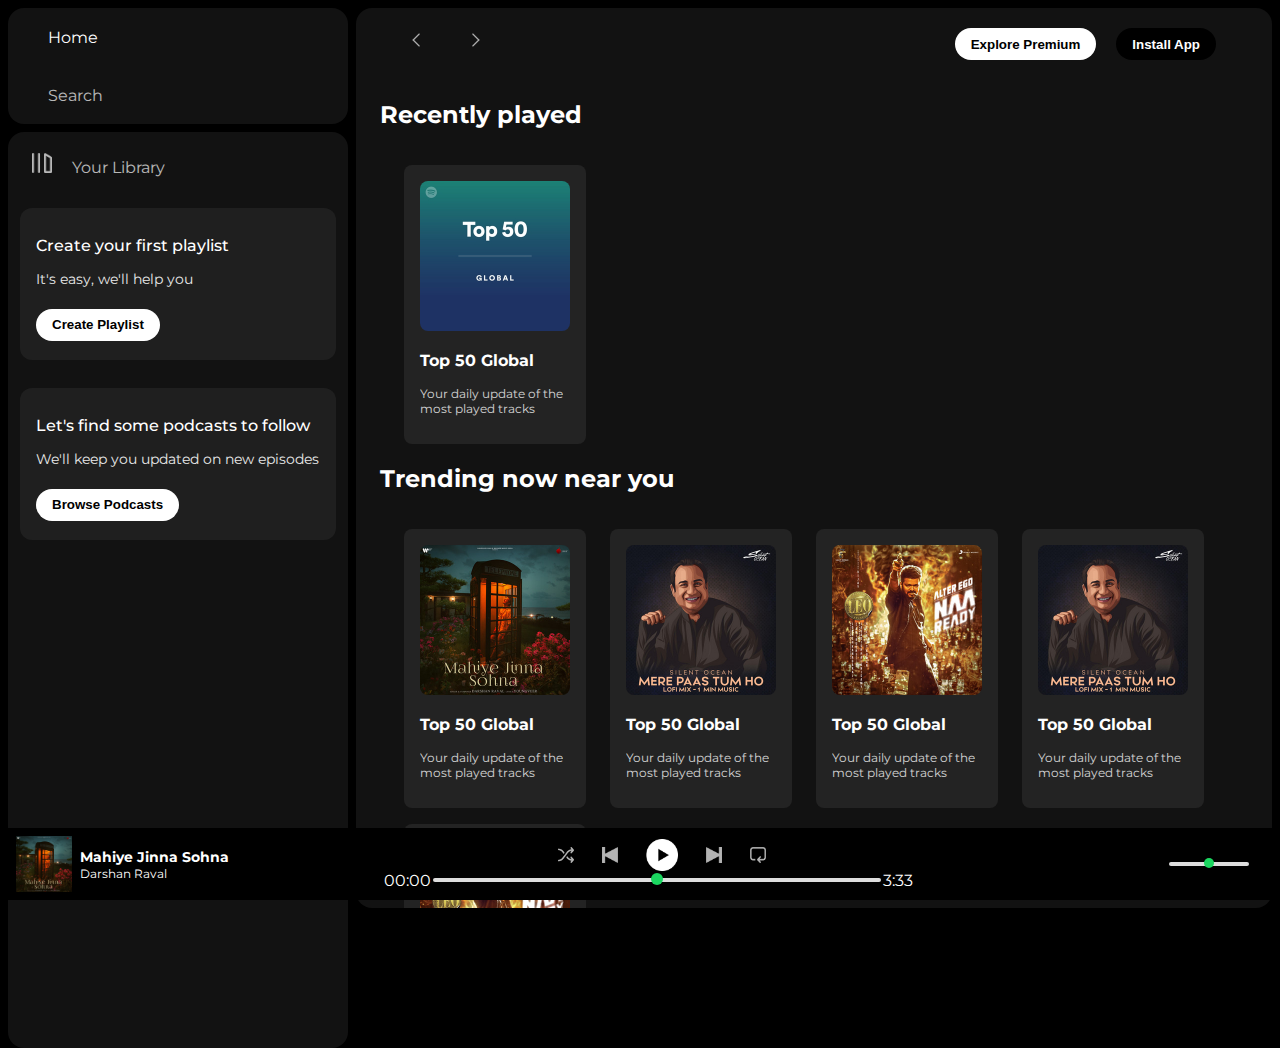
<file: index.html>
<!DOCTYPE html>
<html lang="en">
<head>
    <meta charset="UTF-8">
    <meta name="viewport" content="width=device-width, initial-scale=1.0">
    <link rel="icon" href="logo.png">
    <title>Spotify - Web Player: Music for everyone</title>
    <link rel="stylesheet" href="https://cdnjs.cloudflare.com/ajax/libs/font-awesome/6.6.0/css/all.min.css" integrity="sha512-Kc323vGBEqzTmouAECnVceyQqyqdsSiqLQISBL29aUW4U/M7pSPA/gEUZQqv1cwx4OnYxTxve5UMg5GT6L4JJg==" crossorigin="anonymous" referrerpolicy="no-referrer" />
    <link rel="preconnect" href="https://fonts.googleapis.com">
    <link rel="preconnect" href="https://fonts.gstatic.com" crossorigin>
    <link href="https://fonts.googleapis.com/css2?family=Montserrat:ital,wght@0,100..900;1,100..900&display=swap" rel="stylesheet">
    <link rel="stylesheet" href="style1.css">
</head>
<body>
    <div class="main">
        <div class="sidebar">
            <div class="nav">
                <div class="nav-option" style="opacity: 1;">
                    <i class="fa-solid fa-house"></i>
                    <a href="#">Home</a>
                </div>
                <div class="nav-option" id = "search">
                    <i class="fa-solid fa-magnifying-glass"></i>
                    <a href="#">Search</a>
                </div>
            </div>
            <div class="library">
                <div class="option">
                    <div class="lib-option nav-option">
                        <img src="library_icon.png" alt="library_icon">
                        <a href="">Your Library</a>
                    </div>
                    <div class="icon">
                        <i class="fa-solid fa-plus"></i>
                        <i class="fa-solid fa-arrow-right"></i>
                    </div>
                </div>
                <div class="lib-box">
                    <div class="box">
                        <p class="boxp1">Create your first playlist</p>
                        <p class="boxp2">It's easy, we'll help you</p>
                        <button class = badge>Create Playlist</button>
                    </div>
                    <div class="box">
                        <p class="boxp1">Let's find some podcasts to follow</p>
                        <p class="boxp2">We'll keep you updated on new episodes</p>
                        <button class = badge>Browse Podcasts</button>
                    </div>
                </div>
            </div>
        </div>
        <div class="main-content">
            <div class="sticky-nav">
                <div class="icons">
                    <img src="backward_icon.png" alt="">
                    <img src="forward_icon.png" alt="" class="hide">
                </div>
                <div class="buttons">
                    <button class="nav-badges hide">Explore Premium</button>
                    <button class="nav-badges" id ="install">
                        <i class="fa-regular fa-circle-down"></i>
                        <a href="#">Install App</a>
                    </button>
                    <i class="fa-regular fa-user nav-badges"></i>
                </div>
            </div>

            <h2>Recently played</h2>
            <div class="card-container">
                <div class="card">
                    <img src="card1img.jpeg" alt=""class ="card-img">
                    <p class="card-title">Top 50 Global</p>
                    <p class="card-info">Your daily update of the most played tracks</p>
                </div>
            </div>

            <h2>Trending now near you</h2>
            <div class="card-container">
                <div class="card">
                    <img src="card2img.jpeg" alt=""class ="card-img">
                    <p class="card-title">Top 50 Global</p>
                    <p class="card-info">Your daily update of the most played tracks</p>
                </div>
                <div class="card">
                    <img src="card3img.jpeg" alt=""class ="card-img">
                    <p class="card-title">Top 50 Global</p>
                    <p class="card-info">Your daily update of the most played tracks</p>
                </div>
                <div class="card">
                    <img src="card4img.jpeg" alt=""class ="card-img">
                    <p class="card-title">Top 50 Global</p>
                    <p class="card-info">Your daily update of the most played tracks</p>
                </div>
                <div class="card">
                    <img src="card3img.jpeg" alt=""class ="card-img">
                    <p class="card-title">Top 50 Global</p>
                    <p class="card-info">Your daily update of the most played tracks</p>
                </div>
                <div class="card">
                    <img src="card4img.jpeg" alt=""class ="card-img">
                    <p class="card-title">Top 50 Global</p>
                    <p class="card-info">Your daily update of the most played tracks</p>
                </div>
            </div>

            <h2>Featured Charts</h2>
            <div class="card-container">
                <div class="card">
                    <img src="card5img.jpeg" alt=""class ="card-img">
                    <p class="card-title">Top 50 Global</p>
                    <p class="card-info">Your daily update of the most played tracks</p>
                </div>
                <div class="card">
                    <img src="card6img.jpeg" alt=""class ="card-img">
                    <p class="card-title">Top 50 Global</p>
                    <p class="card-info">Your daily update of the most played tracks</p>
                </div>
                <div class="card">
                    <img src="card1img.jpeg" alt=""class ="card-img">
                    <p class="card-title">Top 50 Global</p>
                    <p class="card-info">Your daily update of the most played tracks</p>
                </div>
            </div>
            <div class="footer">
                <div class="line">

                </div>
            </div>
        </div>
        
        <div class="music-player">
            <div class="album">
                <img src="card2img.jpeg" alt="">
                <div class="details">
                    <div class="song-name">
                        <a href="#">Mahiye Jinna Sohna</a>
                    </div>
                    <div class="artist-name">
                        <a href="#">Darshan Raval</a>
                    </div>
                </div>
                <button><i class="fa-solid fa-circle-plus "></i></button>
            </div>
            <div class="player">
                <div class="icons">
                    <img src="player_icon1.png" alt="">
                    <img src="player_icon2.png" alt="">
                    <img src="player_icon3.png" alt="" style="opacity: 1; height: 2rem; width: 2rem;">
                    <img src="player_icon4.png" alt="">
                    <img src="player_icon5.png" alt="">
                </div>
                <div class="timeline">
                    <span class="currtime">00:00</span>
                    <input type="range" min="0" max="100" class="progress-bar" step="1">
                    <span class="tot-time">3:33</span>
                </div>
            </div>
            <div class="controls">
                <div class="icons">
                    <i class="fa-regular fa-file-video"></i>
                    <i class="fa-solid fa-microphone"></i>
                    <i class="fa-solid fa-list-ul"></i>
                    <i class="fa-solid fa-computer"></i>
                    <i class="fa-solid fa-volume-high"></i>
                    <input type="range" class="volume">
                    <div class ="icon2">
                        <div class="mini-player">
                            <i class="fa-solid fa-layer-group last-control-icon"></i>
                        </div>
                        <div class="fullscreen">
                            <i class="fa-solid fa-up-right-and-down-left-from-center"></i>
                        </div>
                    </div>
                </div>
            </div>
        </div>
    </div>
</body>
</html>
</file>
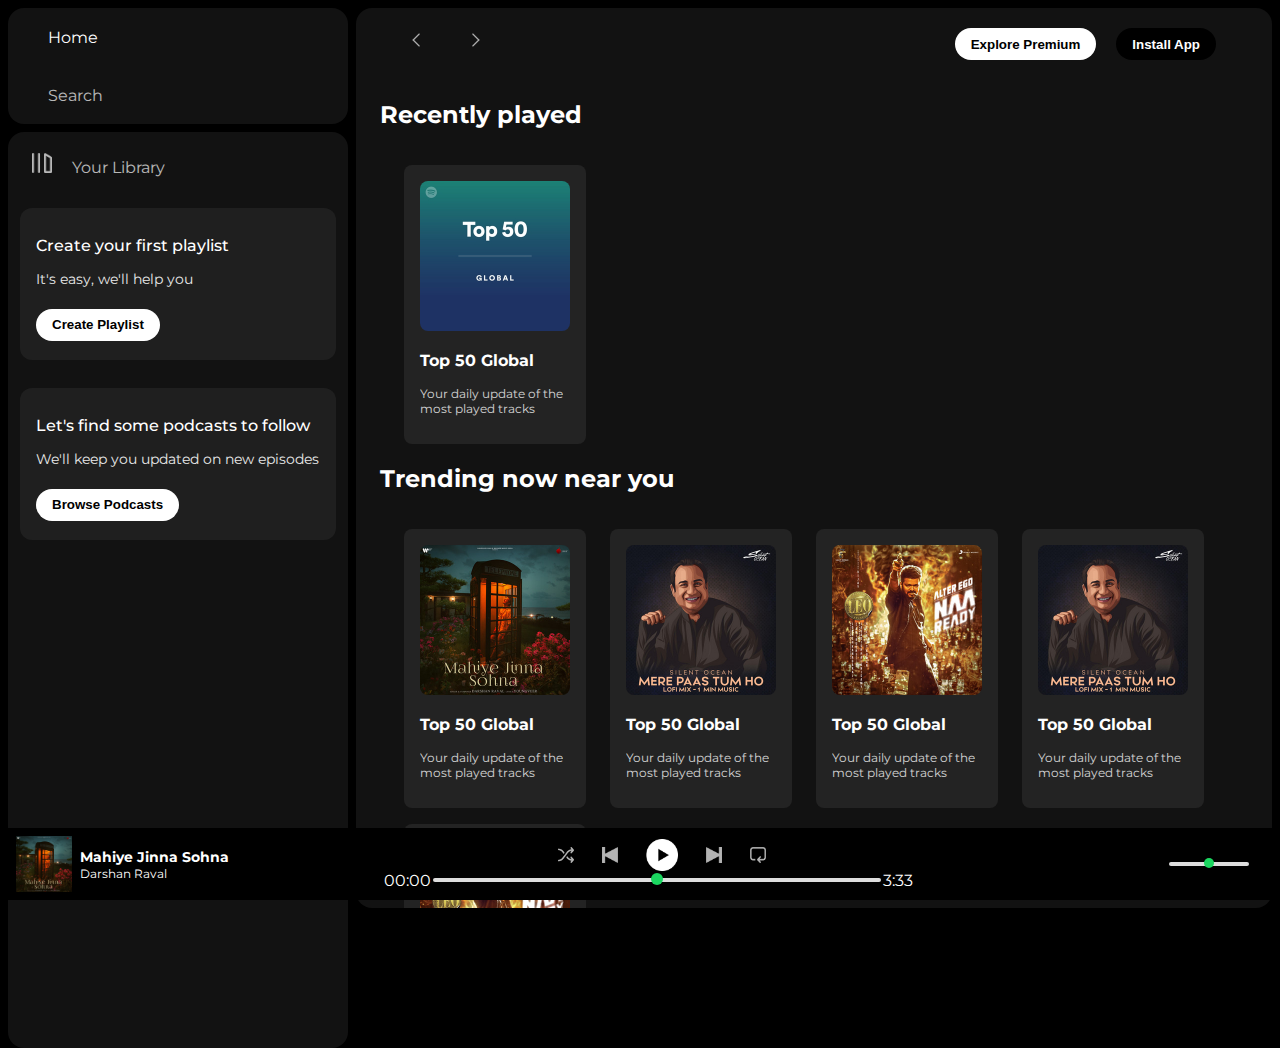
<file: spotify.html>
<!DOCTYPE html>
<html lang="en">
<head>
    <meta charset="UTF-8">
    <meta name="viewport" content="width=device-width, initial-scale=1.0">
    <link rel="icon" href="logo.png">
    <title>Spotify - Web Player: Music for everyone</title>
    <link rel="stylesheet" href="https://cdnjs.cloudflare.com/ajax/libs/font-awesome/6.6.0/css/all.min.css" integrity="sha512-Kc323vGBEqzTmouAECnVceyQqyqdsSiqLQISBL29aUW4U/M7pSPA/gEUZQqv1cwx4OnYxTxve5UMg5GT6L4JJg==" crossorigin="anonymous" referrerpolicy="no-referrer" />
    <link rel="preconnect" href="https://fonts.googleapis.com">
    <link rel="preconnect" href="https://fonts.gstatic.com" crossorigin>
    <link href="https://fonts.googleapis.com/css2?family=Montserrat:ital,wght@0,100..900;1,100..900&display=swap" rel="stylesheet">
    <link rel="stylesheet" href="style1.css">
</head>
<body>
    <div class="main">
        <div class="sidebar">
            <div class="nav">
                <div class="nav-option" style="opacity: 1;">
                    <i class="fa-solid fa-house"></i>
                    <a href="#">Home</a>
                </div>
                <div class="nav-option" id = "search">
                    <i class="fa-solid fa-magnifying-glass"></i>
                    <a href="#">Search</a>
                </div>
            </div>
            <div class="library">
                <div class="option">
                    <div class="lib-option nav-option">
                        <img src="library_icon.png" alt="library_icon">
                        <a href="">Your Library</a>
                    </div>
                    <div class="icon">
                        <i class="fa-solid fa-plus"></i>
                        <i class="fa-solid fa-arrow-right"></i>
                    </div>
                </div>
                <div class="lib-box">
                    <div class="box">
                        <p class="boxp1">Create your first playlist</p>
                        <p class="boxp2">It's easy, we'll help you</p>
                        <button class = badge>Create Playlist</button>
                    </div>
                    <div class="box">
                        <p class="boxp1">Let's find some podcasts to follow</p>
                        <p class="boxp2">We'll keep you updated on new episodes</p>
                        <button class = badge>Browse Podcasts</button>
                    </div>
                </div>
            </div>
        </div>
        <div class="main-content">
            <div class="sticky-nav">
                <div class="icons">
                    <img src="backward_icon.png" alt="">
                    <img src="forward_icon.png" alt="" class="hide">
                </div>
                <div class="buttons">
                    <button class="nav-badges hide">Explore Premium</button>
                    <button class="nav-badges" id ="install">
                        <i class="fa-regular fa-circle-down"></i>
                        <a href="#">Install App</a>
                    </button>
                    <i class="fa-regular fa-user nav-badges"></i>
                </div>
            </div>

            <h2>Recently played</h2>
            <div class="card-container">
                <div class="card">
                    <img src="card1img.jpeg" alt=""class ="card-img">
                    <p class="card-title">Top 50 Global</p>
                    <p class="card-info">Your daily update of the most played tracks</p>
                </div>
            </div>

            <h2>Trending now near you</h2>
            <div class="card-container">
                <div class="card">
                    <img src="card2img.jpeg" alt=""class ="card-img">
                    <p class="card-title">Top 50 Global</p>
                    <p class="card-info">Your daily update of the most played tracks</p>
                </div>
                <div class="card">
                    <img src="card3img.jpeg" alt=""class ="card-img">
                    <p class="card-title">Top 50 Global</p>
                    <p class="card-info">Your daily update of the most played tracks</p>
                </div>
                <div class="card">
                    <img src="card4img.jpeg" alt=""class ="card-img">
                    <p class="card-title">Top 50 Global</p>
                    <p class="card-info">Your daily update of the most played tracks</p>
                </div>
                <div class="card">
                    <img src="card3img.jpeg" alt=""class ="card-img">
                    <p class="card-title">Top 50 Global</p>
                    <p class="card-info">Your daily update of the most played tracks</p>
                </div>
                <div class="card">
                    <img src="card4img.jpeg" alt=""class ="card-img">
                    <p class="card-title">Top 50 Global</p>
                    <p class="card-info">Your daily update of the most played tracks</p>
                </div>
            </div>

            <h2>Featured Charts</h2>
            <div class="card-container">
                <div class="card">
                    <img src="card5img.jpeg" alt=""class ="card-img">
                    <p class="card-title">Top 50 Global</p>
                    <p class="card-info">Your daily update of the most played tracks</p>
                </div>
                <div class="card">
                    <img src="card6img.jpeg" alt=""class ="card-img">
                    <p class="card-title">Top 50 Global</p>
                    <p class="card-info">Your daily update of the most played tracks</p>
                </div>
                <div class="card">
                    <img src="card1img.jpeg" alt=""class ="card-img">
                    <p class="card-title">Top 50 Global</p>
                    <p class="card-info">Your daily update of the most played tracks</p>
                </div>
            </div>
            <div class="footer">
                <div class="line">

                </div>
            </div>
        </div>
        
        <div class="music-player">
            <div class="album">
                <img src="card2img.jpeg" alt="">
                <div class="details">
                    <div class="song-name">
                        <a href="#">Mahiye Jinna Sohna</a>
                    </div>
                    <div class="artist-name">
                        <a href="#">Darshan Raval</a>
                    </div>
                </div>
                <button><i class="fa-solid fa-circle-plus "></i></button>
            </div>
            <div class="player">
                <div class="icons">
                    <img src="player_icon1.png" alt="">
                    <img src="player_icon2.png" alt="">
                    <img src="player_icon3.png" alt="" style="opacity: 1; height: 2rem; width: 2rem;">
                    <img src="player_icon4.png" alt="">
                    <img src="player_icon5.png" alt="">
                </div>
                <div class="timeline">
                    <span class="currtime">00:00</span>
                    <input type="range" min="0" max="100" class="progress-bar" step="1">
                    <span class="tot-time">3:33</span>
                </div>
            </div>
            <div class="controls">
                <div class="icons">
                    <i class="fa-regular fa-file-video"></i>
                    <i class="fa-solid fa-microphone"></i>
                    <i class="fa-solid fa-list-ul"></i>
                    <i class="fa-solid fa-computer"></i>
                    <i class="fa-solid fa-volume-high"></i>
                    <input type="range" class="volume">
                    <div class ="icon2">
                        <div class="mini-player">
                            <i class="fa-solid fa-layer-group last-control-icon"></i>
                        </div>
                        <div class="fullscreen">
                            <i class="fa-solid fa-up-right-and-down-left-from-center"></i>
                        </div>
                    </div>
                </div>
            </div>
        </div>
    </div>
</body>
</html>
</file>
<file: style1.css>
body {
  font-family: "Montserrat", system-ui;
  font-optical-sizing: auto;
  font-weight : 400;
  font-style: normal;
  margin: 0;
  background-color: black;
  color: #fff;
  overflow: hidden;
}

.main {
    display: flex;
    height: 100vh;
    padding: 0.5rem;
}

.sidebar {
    width: 340px;
    border-radius: 1rem;
    background-color: black;
    margin-right: 0.5rem;
}

.main-content {
    flex:1;
    border-radius: 1rem;
    overflow: auto;
    background-color:#121212;
    padding: 0 1.5rem 0 1.5rem;
}

.music-player {
    position: fixed;
    bottom:0px;
    width: 100%;
    height: 72px;
    background-color: black;
}

a {
    color: #fff;
    text-decoration: none;
}

.nav {
    background-color: #121212;
    border-radius: 1rem;
    display: flex;
    flex-direction: column;
    justify-content: center;
    height: 100px;
    padding: 0.5rem 0.75rem;
}

.library {
    background-color: #121212;
    border-radius: 1rem;
    margin-top: 0.5rem;
    padding: 0.5rem 0.75rem;
    height: 100%;
} 

.nav-option {
    line-height: 2.5rem;
    opacity: 0.7;
    padding: 0.5rem 0.75rem;
}

.nav-option i {
    font-size: 1.25rem;
}

.nav-option a {
    font-size: 1rem;
    margin-left: 1rem;
}

.nav-option:hover {
    opacity: 1;
}

.lib-option img {
    height:1.25rem;
    width: 1.25rem;
}

.option {
    display: flex;
    justify-content: space-between;
    align-items: center;
}

.icon {
    font-size: 1.25rem;
    display: flex;
}

.icon i {
    margin-right: 1rem;
    opacity: 0.7;
}

.icon i:hover {
    opacity: 1;
}

.box {
    height:8rem;
    background-color: #1f1f1f;
    border-radius: 0.75rem;
    margin: 0.75rem 0 1.75rem 0;
    padding: 0.75rem 1rem;
}

.boxp1 {
    font-size: 1rem;
    font-weight: 500;
}

.boxp2 {
    font-size: 0.85rem;
    opacity: 0.9;
}

.badge {
    background-color: white;
    border: none;
    border-radius: 100px;
    padding: 0.25rem 1rem;
    font-weight: 700;
    margin-top: 0.5rem;
    height: 2rem;
    width: fit-content;
}

.sticky-nav img {
    height: 1.25rem;
    width: 1.25rem;
    margin: 1rem;
}

.sticky-nav {
    position: sticky;
    top:0;
    background-color: #121212;
    display: flex;
    justify-content: space-between;
    align-items: center;
    padding: 0.5rem 0rem 1rem 0rem;
    z-index: 10;
}

.buttons button {
    background-color: white;
    border: none;
    border-radius: 100px;
    padding: 0.25rem 1rem;
    font-weight: 700;
    margin-top: 0.5rem;
    height: 2rem;
    width: fit-content;
}

#install {
    background-color: black;
    color: white;
}

.nav-badges {
    margin-right: 1rem;
}

@media(max-width:1000px) {
    .hide {
        display: none;
    }
}

.card {
    background-color: #232323;
    width: 150px;
    border-radius: 0.5rem;
    padding: 1rem;
    margin-left: 1.5rem;
    margin-top: 1rem;
}

.card-img {
    width: 100%;
    border-radius: 0.5rem;
}

.card-title {
    font-weight: 700;
}

.card-info {
    font-size: 0.75rem;
    opacity: 0.8;
}

.card-container {
    display: flex;
    flex-wrap: wrap;
}

.footer {
    height: 300px;
    display: flex;
    justify-content: center;
    align-items: center;
}

.line {
    width: 90%;
    height:50%;
    border-top: 1px solid white;
    opacity: 0.4;
}

.music-player {
    display: flex;
    justify-content: space-between;
    align-items: center;
}

.album {
    width: 25%;
}

.player {
    width: 50%;
}

.controls {
    width: 25%;
}

.icons img {
    height:1rem;
    width: 1rem;
    margin-left: 1.75rem;
    opacity: 0.7;
}

.icons {
    display: flex;
    justify-content: center;
    align-items: center;
}

.icons img:hover {
    opacity: 1;
}

.timeline {
    display: flex;
    justify-content: center;
    align-items: center;
}

.progress-bar {
    width: 70%;
    appearance: none;
    background-color: transparent;
    cursor: pointer;
}

.progress-bar::-webkit-slider-runnable-track {
    background-color: #ddd;
    border-radius: 100px;
    height: 0.2rem;
}

.progress-bar::-webkit-slider-thumb {
    appearance: none;
    height: 12px;
    width: 12px;
    background-color: #1bd760;
    border-radius: 50%;
    margin-top: -5px;
}

.album img {
    height: 3.5rem;
    width: 3.5rem;
    padding-left: 0.5rem;
}

.album {
    display: flex;
    align-items: center;
}

.details {
    display: flex;
    flex-direction: column;
}

.song-name {
    padding-left: 0.5rem;
    font-size: 0.9rem;
    font-weight: 700;
}

.artist-name {
    padding-left: 0.5rem;
    font-size: 0.75rem;
}

.album button {
    background-color: black;
    border: none;
    padding: 0.5rem;
}

.album button i {
    background-color: transparent;
    color: white;
    font-size: 1.25rem;
    padding: 0.5rem;
}

.icons i {
    height:1rem;
    width: 1rem;
    margin-left: 1.25rem;
    opacity: 0.7;
}

.volume {
    width: 25%;
    appearance: none;
    background-color: transparent;
    cursor: pointer;
    padding-left: 1rem;
}

.volume::-webkit-slider-runnable-track {
    background-color: #ddd;
    border-radius: 100px;
    height: 0.2rem;
}

.volume::-webkit-slider-thumb {
    appearance: none;
    height: 10px;
    width: 10px;
    background-color: #1bd760;
    border-radius: 50%;
    margin-top: -4px;
}

.icon2 {
    display: flex;
    align-items: center;
    justify-content: center;
}

.mini-player {
    margin-left: -13px;
}

.fullscreen {
    margin-right: 8px;
}
</file>
